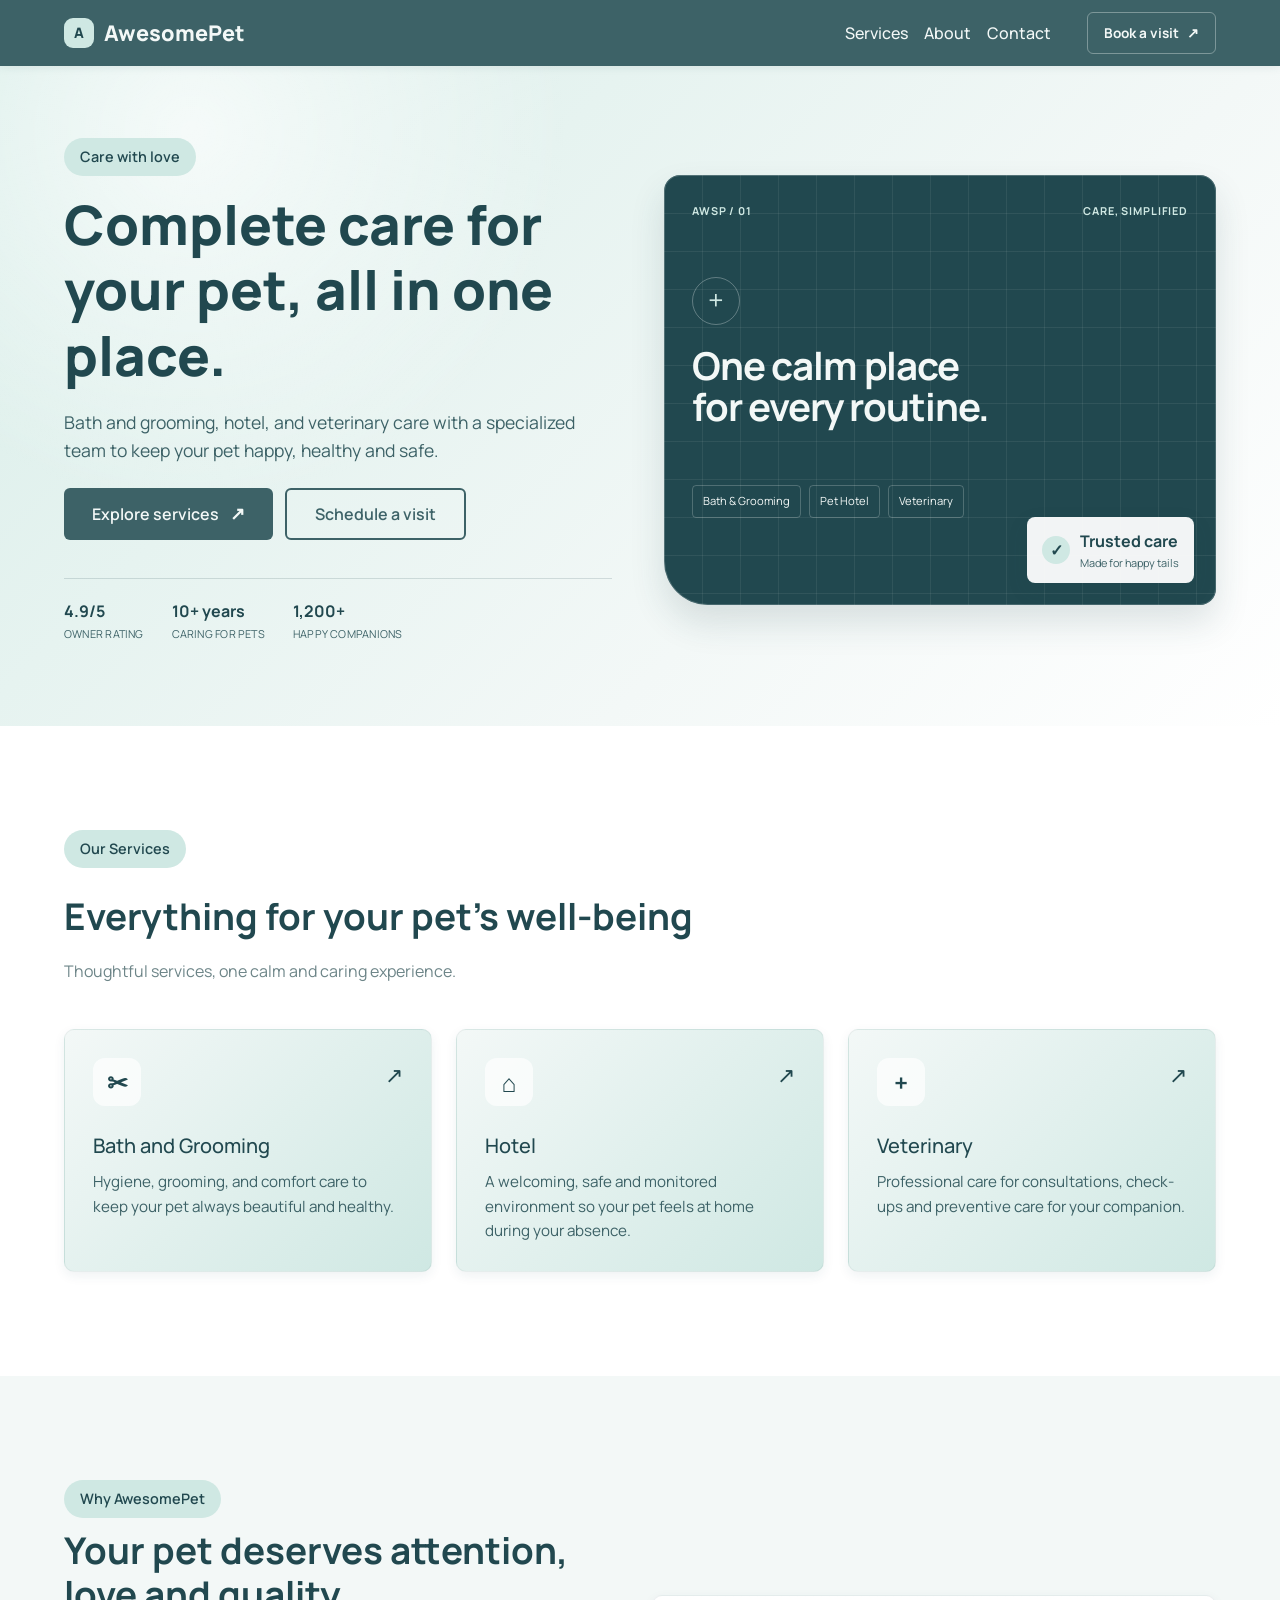
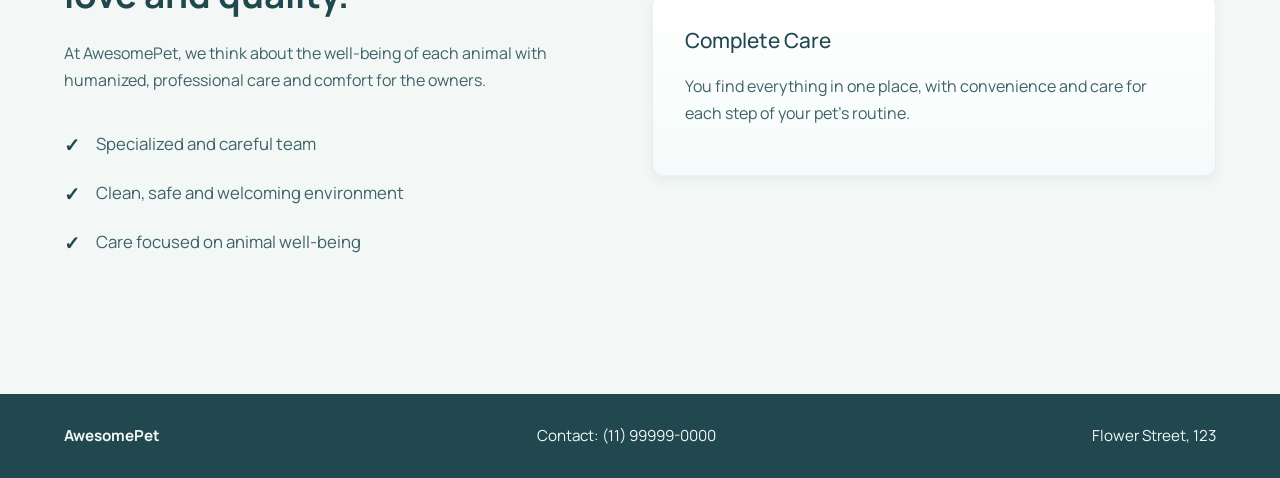
<file: index.html>
<!doctype html>
<html lang="en">
  <head>
    <meta charset="UTF-8" />
    <meta name="viewport" content="width=device-width, initial-scale=1.0" />
    <title>AwesomePet | Pet Services</title>
    <link
      href="https://cdn.jsdelivr.net/npm/bootstrap@5.3.3/dist/css/bootstrap.min.css"
      rel="stylesheet"
      crossorigin="anonymous"
    />
    <link rel="stylesheet" href="css/styles.css" />
  </head>
  <body>
    <nav class="navbar navbar-expand-lg">
      <div class="container">
        <a class="navbar-brand" href="index.html">
          <span class="brand-mark">A</span>
          <span>AwesomePet</span>
        </a>
        <button
          class="navbar-toggler"
          type="button"
          data-bs-toggle="collapse"
          data-bs-target="#menuNav"
          aria-controls="menuNav"
          aria-expanded="false"
          aria-label="Toggle navigation"
        >
          <span class="navbar-toggler-icon"></span>
        </button>
        <div class="collapse navbar-collapse" id="menuNav">
          <ul class="navbar-nav ms-auto">
            <li class="nav-item">
              <a class="nav-link" href="#servicos">Services</a>
            </li>
            <li class="nav-item">
              <a class="nav-link" href="#sobre">About</a>
            </li>
            <li class="nav-item">
              <a class="nav-link" href="#contato">Contact</a>
            </li>
          </ul>
          <a class="nav-action" href="#contato">Book a visit <span>↗</span></a>
        </div>
      </div>
    </nav>

    <header class="hero">
      <div class="container">
        <div class="row align-items-center gy-4">
          <div class="col-lg-6 hero-copy">
            <span class="eyebrow hero-eyebrow"
              ><span class="eyebrow-dot"></span>Care with love</span
            >
            <h1>Complete care for your pet, all in one place.</h1>
            <p>
              Bath and grooming, hotel, and veterinary care with a specialized
              team to keep your pet happy, healthy and safe.
            </p>
            <div class="hero-actions">
              <a class="btn btn-primary" href="#servicos"
                >Explore services <span>↗</span></a
              >
              <a class="btn btn-outline" href="#contato">Schedule a visit</a>
            </div>
            <div class="hero-proof">
              <div>
                <strong>4.9/5</strong>
                <span>owner rating</span>
              </div>
              <div>
                <strong>10+ years</strong>
                <span>caring for pets</span>
              </div>
              <div>
                <strong>1,200+</strong>
                <span>happy companions</span>
              </div>
            </div>
          </div>

          <div class="col-lg-6">
            <div class="hero-visual">
              <div class="visual-header">
                <span>AWSP / 01</span>
                <span>Care, simplified</span>
              </div>
              <div class="visual-center">
                <span class="visual-symbol">+</span>
                <strong>One calm place<br />for every routine.</strong>
              </div>
              <div class="visual-services">
                <span>Bath & Grooming</span>
                <span>Pet Hotel</span>
                <span>Veterinary</span>
              </div>
              <div class="visual-note">
                <span class="visual-note-icon">✓</span>
                <span
                  ><strong>Trusted care</strong
                  ><small>Made for happy tails</small></span
                >
              </div>
            </div>
          </div>
        </div>
      </div>
    </header>

    <main>
      <section id="servicos" class="services-section">
        <div class="container">
          <div class="section-title">
            <span class="eyebrow">Our Services</span>
            <h2>Everything for your pet's well-being</h2>
            <p>Thoughtful services, one calm and caring experience.</p>
          </div>

          <div class="row g-4">
            <div class="col-md-4">
              <a class="service-card-link" href="pages/banho-tosa.html">
                <div class="service-card">
                  <div class="service-card-top">
                    <div class="icon">✂</div>
                    <span class="card-arrow">↗</span>
                  </div>
                  <h3>Bath and Grooming</h3>
                  <p>
                    Hygiene, grooming, and comfort care to keep your pet always
                    beautiful and healthy.
                  </p>
                </div>
              </a>
            </div>

            <div class="col-md-4">
              <a class="service-card-link" href="pages/hotel.html">
                <div class="service-card">
                  <div class="service-card-top">
                    <div class="icon">⌂</div>
                    <span class="card-arrow">↗</span>
                  </div>
                  <h3>Hotel</h3>
                  <p>
                    A welcoming, safe and monitored environment so your pet
                    feels at home during your absence.
                  </p>
                </div>
              </a>
            </div>

            <div class="col-md-4">
              <a class="service-card-link" href="pages/veterinario.html">
                <div class="service-card">
                  <div class="service-card-top">
                    <div class="icon">+</div>
                    <span class="card-arrow">↗</span>
                  </div>
                  <h3>Veterinary</h3>
                  <p>
                    Professional care for consultations, check-ups and
                    preventive care for your companion.
                  </p>
                </div>
              </a>
            </div>
          </div>
        </div>
      </section>

      <section id="sobre" class="about-section">
        <div class="container">
          <div class="row align-items-center gy-4">
            <div class="col-lg-6">
              <span class="eyebrow">Why AwesomePet</span>
              <h2>Your pet deserves attention, love and quality.</h2>
              <p>
                At AwesomePet, we think about the well-being of each animal with
                humanized, professional care and comfort for the owners.
              </p>
              <ul class="feature-list">
                <li>Specialized and careful team</li>
                <li>Clean, safe and welcoming environment</li>
                <li>Care focused on animal well-being</li>
              </ul>
            </div>

            <div class="col-lg-6">
              <div class="info-box">
                <h3>Complete Care</h3>
                <p>
                  You find everything in one place, with convenience and care
                  for each step of your pet's routine.
                </p>
              </div>
            </div>
          </div>
        </div>
      </section>
    </main>

    <footer id="contato" class="footer">
      <div
        class="container d-flex justify-content-between flex-wrap gap-3 align-items-center"
      >
        <div>
          <strong>AwesomePet</strong>
        </div>
        <div>Contact: (11) 99999-0000</div>
        <div>Flower Street, 123</div>
      </div>
    </footer>

    <script
      src="https://cdn.jsdelivr.net/npm/bootstrap@5.3.3/dist/js/bootstrap.bundle.min.js"
      crossorigin="anonymous"
    ></script>
  </body>
</html>
</file>
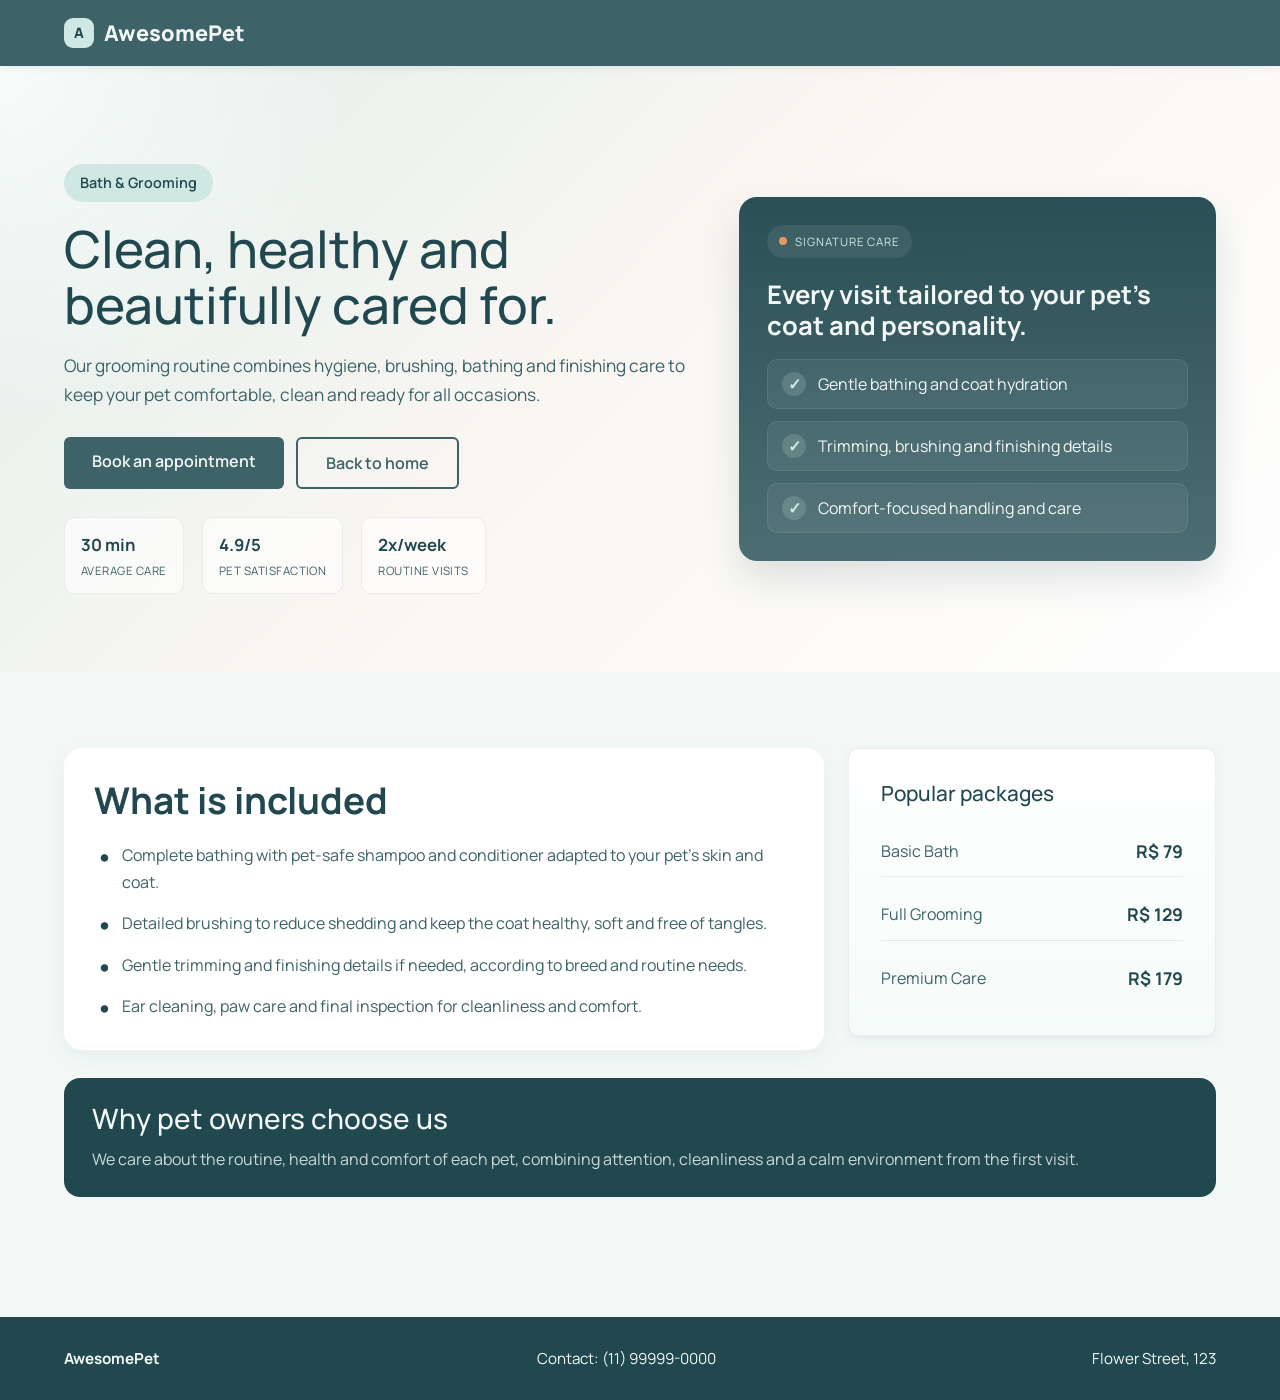
<file: pages/banho-tosa.html>
<!doctype html>
<html lang="en">
  <head>
    <meta charset="UTF-8" />
    <meta name="viewport" content="width=device-width, initial-scale=1.0" />
    <title>AwesomePet | Bath and Grooming</title>
    <link
      href="https://cdn.jsdelivr.net/npm/bootstrap@5.3.3/dist/css/bootstrap.min.css"
      rel="stylesheet"
      crossorigin="anonymous"
    />
    <link rel="stylesheet" href="../css/styles.css" />
  </head>
  <body class="service-page">
    <nav class="navbar navbar-expand-lg">
      <div class="container">
        <a class="navbar-brand" href="../index.html">
          <span class="brand-mark">A</span>
          <span>AwesomePet</span>
        </a>
      </div>
    </nav>

    <header class="service-hero">
      <div class="container">
        <div class="service-hero-copy">
          <span class="eyebrow">Bath & Grooming</span>
          <h1>Clean, healthy and beautifully cared for.</h1>
          <p>
            Our grooming routine combines hygiene, brushing, bathing and
            finishing care to keep your pet comfortable, clean and ready for all
            occasions.
          </p>

          <div class="hero-actions">
            <a class="btn btn-primary" href="../index.html#contato"
              >Book an appointment</a
            >
            <a class="btn btn-outline" href="../index.html">Back to home</a>
          </div>

          <ul class="mini-stats">
            <li>
              <strong>30 min</strong>
              <span>average care</span>
            </li>
            <li>
              <strong>4.9/5</strong>
              <span>pet satisfaction</span>
            </li>
            <li>
              <strong>2x/week</strong>
              <span>routine visits</span>
            </li>
          </ul>
        </div>

        <div class="service-visual">
          <div class="visual-badge">Signature care</div>
          <h2>Every visit tailored to your pet's coat and personality.</h2>
          <ul class="service-feature-list">
            <li>Gentle bathing and coat hydration</li>
            <li>Trimming, brushing and finishing details</li>
            <li>Comfort-focused handling and care</li>
          </ul>
        </div>
      </div>
    </header>

    <main class="service-main">
      <div class="container">
        <div class="row g-4 align-items-start">
          <div class="col-lg-8">
            <div class="content-panel">
              <h2>What is included</h2>
              <ul class="service-list">
                <li>
                  Complete bathing with pet-safe shampoo and conditioner adapted
                  to your pet's skin and coat.
                </li>
                <li>
                  Detailed brushing to reduce shedding and keep the coat
                  healthy, soft and free of tangles.
                </li>
                <li>
                  Gentle trimming and finishing details if needed, according to
                  breed and routine needs.
                </li>
                <li>
                  Ear cleaning, paw care and final inspection for cleanliness
                  and comfort.
                </li>
              </ul>
            </div>
          </div>

          <div class="col-lg-4">
            <aside class="info-box">
              <h3>Popular packages</h3>
              <div class="price-list">
                <div class="price-item">
                  <span>Basic Bath</span>
                  <strong>R$ 79</strong>
                </div>
                <div class="price-item">
                  <span>Full Grooming</span>
                  <strong>R$ 129</strong>
                </div>
                <div class="price-item">
                  <span>Premium Care</span>
                  <strong>R$ 179</strong>
                </div>
              </div>
            </aside>
          </div>
        </div>

        <div class="callout-box">
          <h3>Why pet owners choose us</h3>
          <p>
            We care about the routine, health and comfort of each pet, combining
            attention, cleanliness and a calm environment from the first visit.
          </p>
        </div>
      </div>
    </main>

    <footer class="footer">
      <div
        class="container d-flex justify-content-between flex-wrap gap-3 align-items-center"
      >
        <div><strong>AwesomePet</strong></div>
        <div>Contact: (11) 99999-0000</div>
        <div>Flower Street, 123</div>
      </div>
    </footer>
  </body>
</html>
</file>
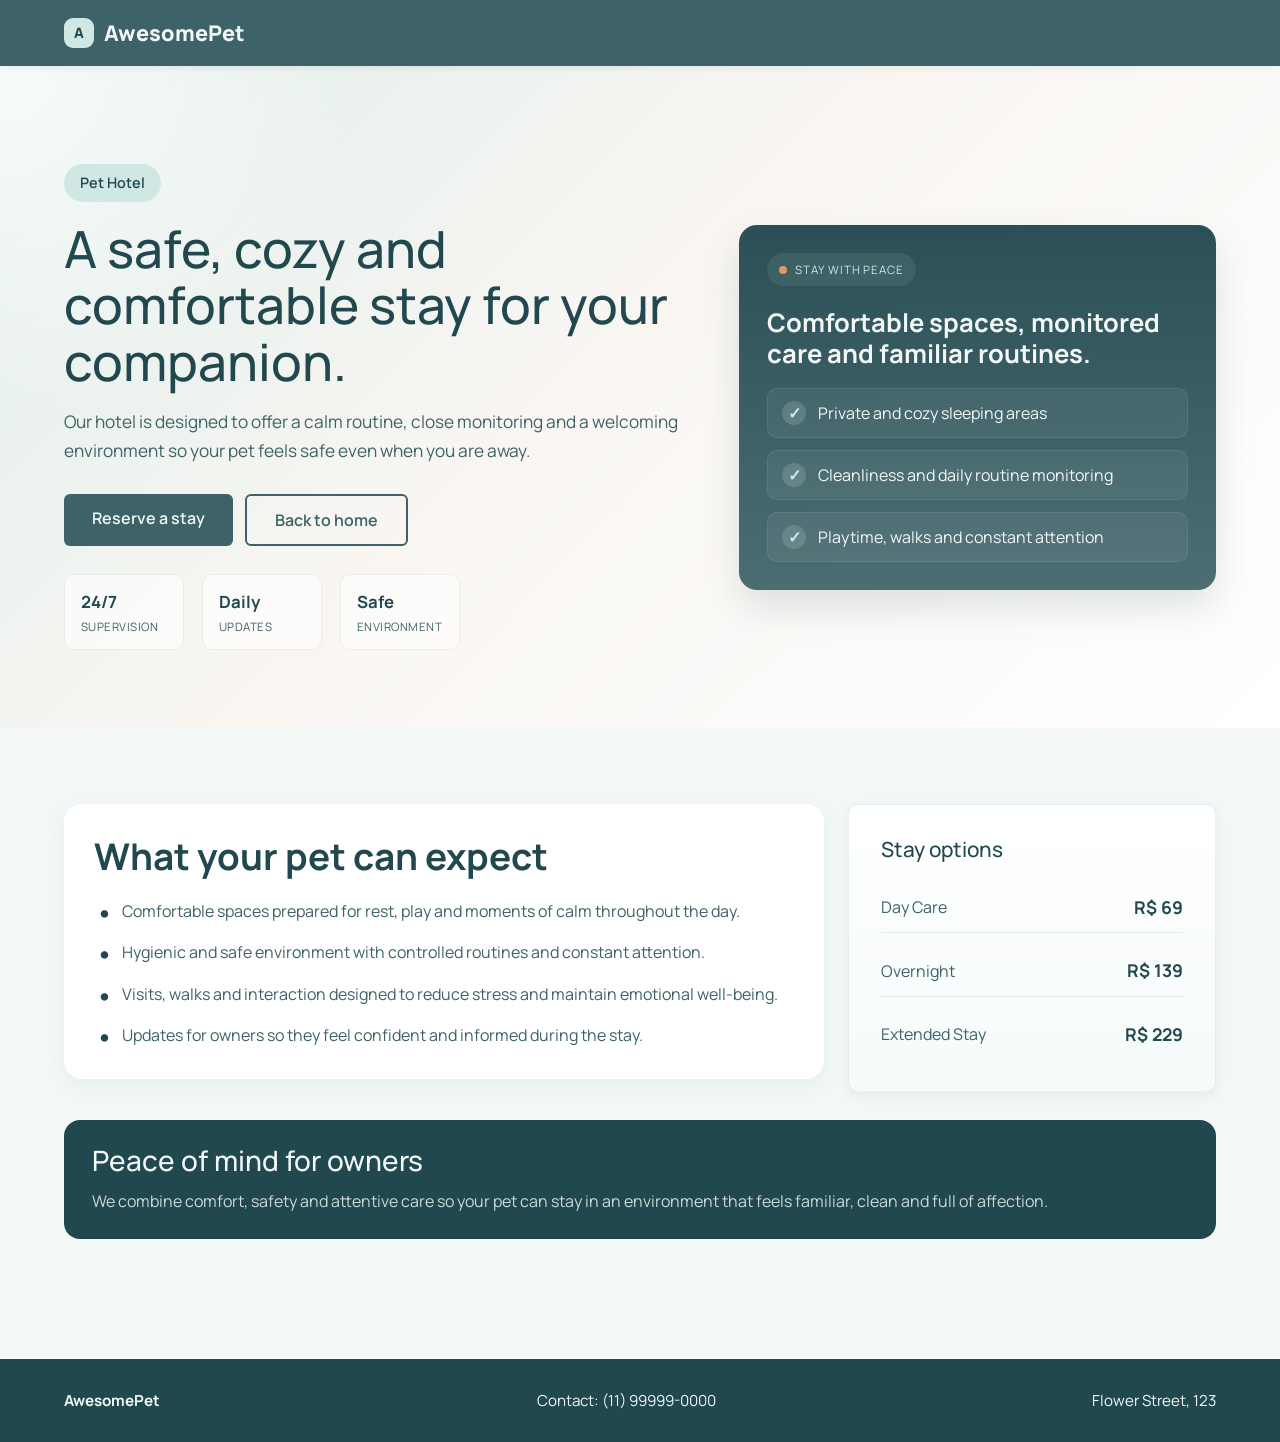
<file: pages/hotel.html>
<!doctype html>
<html lang="en">
  <head>
    <meta charset="UTF-8" />
    <meta name="viewport" content="width=device-width, initial-scale=1.0" />
    <title>AwesomePet | Pet Hotel</title>
    <link
      href="https://cdn.jsdelivr.net/npm/bootstrap@5.3.3/dist/css/bootstrap.min.css"
      rel="stylesheet"
      crossorigin="anonymous"
    />
    <link rel="stylesheet" href="../css/styles.css" />
  </head>
  <body class="service-page">
    <nav class="navbar navbar-expand-lg">
      <div class="container">
        <a class="navbar-brand" href="../index.html">
          <span class="brand-mark">A</span>
          <span>AwesomePet</span>
        </a>
      </div>
    </nav>

    <header class="service-hero">
      <div class="container">
        <div class="service-hero-copy">
          <span class="eyebrow">Pet Hotel</span>
          <h1>A safe, cozy and comfortable stay for your companion.</h1>
          <p>
            Our hotel is designed to offer a calm routine, close monitoring and
            a welcoming environment so your pet feels safe even when you are
            away.
          </p>

          <div class="hero-actions">
            <a class="btn btn-primary" href="../index.html#contato"
              >Reserve a stay</a
            >
            <a class="btn btn-outline" href="../index.html">Back to home</a>
          </div>

          <ul class="mini-stats">
            <li>
              <strong>24/7</strong>
              <span>supervision</span>
            </li>
            <li>
              <strong>Daily</strong>
              <span>updates</span>
            </li>
            <li>
              <strong>Safe</strong>
              <span>environment</span>
            </li>
          </ul>
        </div>

        <div class="service-visual">
          <div class="visual-badge">Stay with peace</div>
          <h2>Comfortable spaces, monitored care and familiar routines.</h2>
          <ul class="service-feature-list">
            <li>Private and cozy sleeping areas</li>
            <li>Cleanliness and daily routine monitoring</li>
            <li>Playtime, walks and constant attention</li>
          </ul>
        </div>
      </div>
    </header>

    <main class="service-main">
      <div class="container">
        <div class="row g-4 align-items-start">
          <div class="col-lg-8">
            <div class="content-panel">
              <h2>What your pet can expect</h2>
              <ul class="service-list">
                <li>
                  Comfortable spaces prepared for rest, play and moments of calm
                  throughout the day.
                </li>
                <li>
                  Hygienic and safe environment with controlled routines and
                  constant attention.
                </li>
                <li>
                  Visits, walks and interaction designed to reduce stress and
                  maintain emotional well-being.
                </li>
                <li>
                  Updates for owners so they feel confident and informed during
                  the stay.
                </li>
              </ul>
            </div>
          </div>

          <div class="col-lg-4">
            <aside class="info-box">
              <h3>Stay options</h3>
              <div class="price-list">
                <div class="price-item">
                  <span>Day Care</span>
                  <strong>R$ 69</strong>
                </div>
                <div class="price-item">
                  <span>Overnight</span>
                  <strong>R$ 139</strong>
                </div>
                <div class="price-item">
                  <span>Extended Stay</span>
                  <strong>R$ 229</strong>
                </div>
              </div>
            </aside>
          </div>
        </div>

        <div class="callout-box">
          <h3>Peace of mind for owners</h3>
          <p>
            We combine comfort, safety and attentive care so your pet can stay
            in an environment that feels familiar, clean and full of affection.
          </p>
        </div>
      </div>
    </main>

    <footer class="footer">
      <div
        class="container d-flex justify-content-between flex-wrap gap-3 align-items-center"
      >
        <div><strong>AwesomePet</strong></div>
        <div>Contact: (11) 99999-0000</div>
        <div>Flower Street, 123</div>
      </div>
    </footer>
  </body>
</html>
</file>
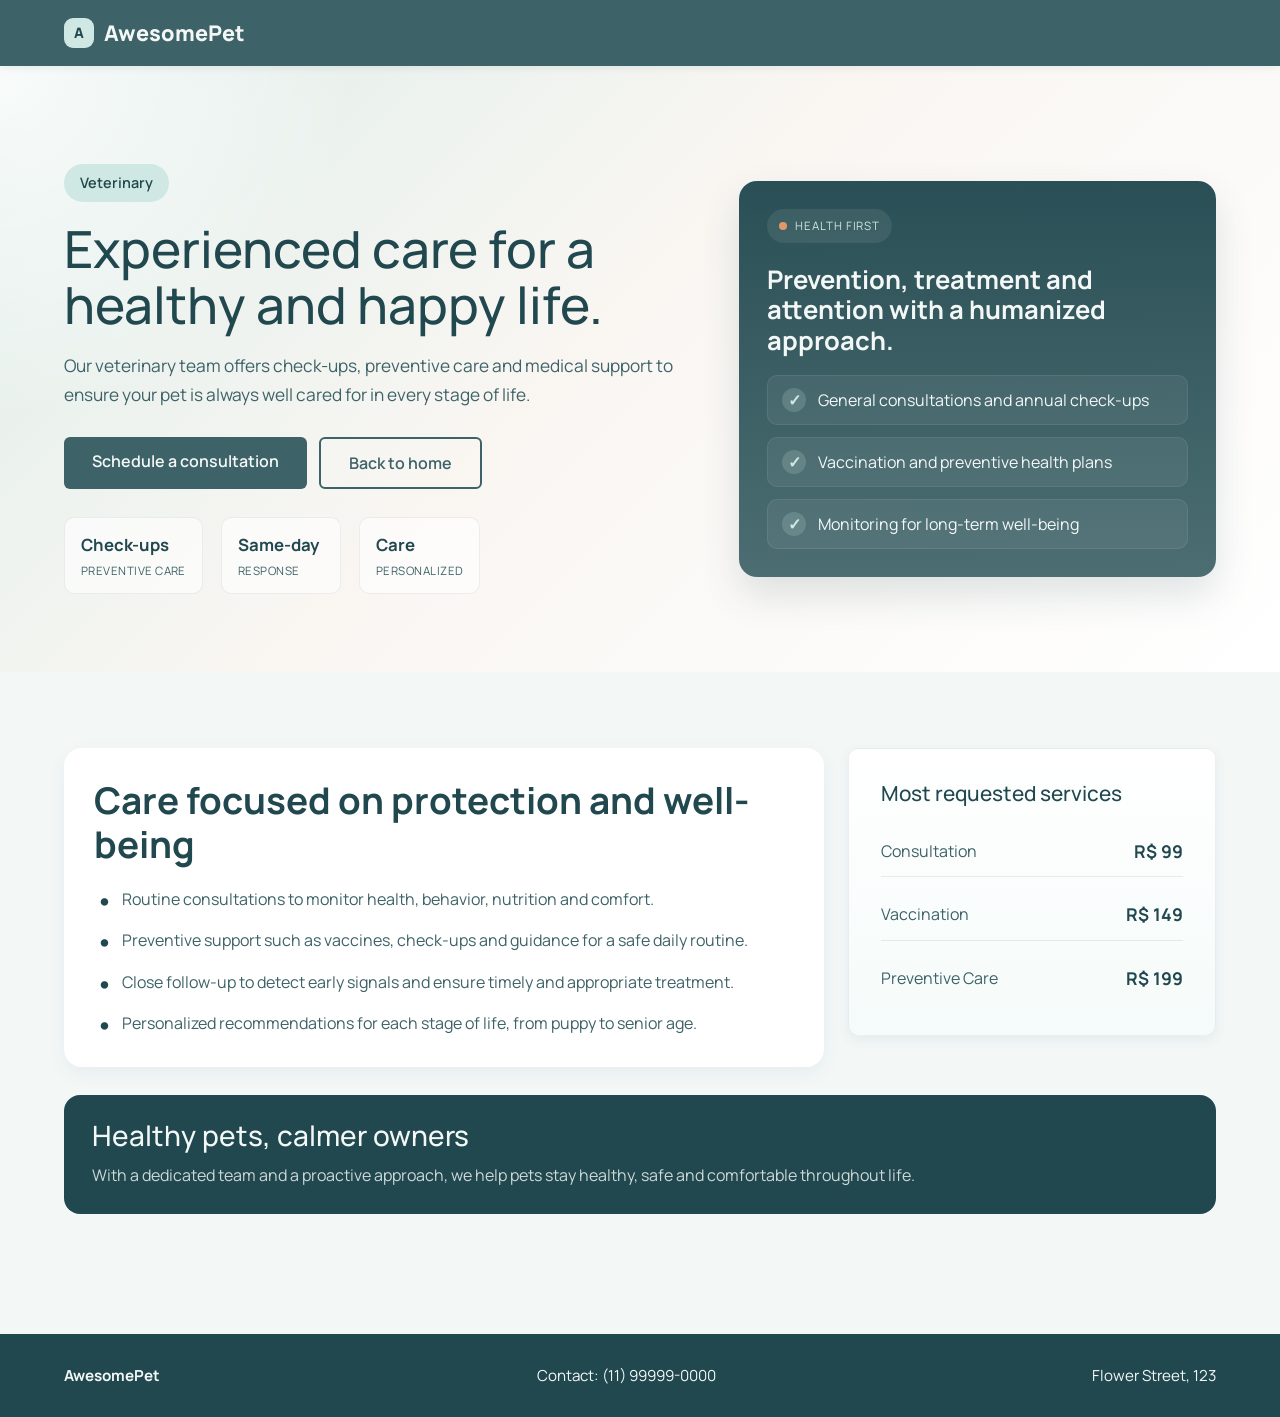
<file: pages/veterinario.html>
<!doctype html>
<html lang="en">
  <head>
    <meta charset="UTF-8" />
    <meta name="viewport" content="width=device-width, initial-scale=1.0" />
    <title>AwesomePet | Veterinary</title>
    <link
      href="https://cdn.jsdelivr.net/npm/bootstrap@5.3.3/dist/css/bootstrap.min.css"
      rel="stylesheet"
      crossorigin="anonymous"
    />
    <link rel="stylesheet" href="../css/styles.css" />
  </head>
  <body class="service-page">
    <nav class="navbar navbar-expand-lg">
      <div class="container">
        <a class="navbar-brand" href="../index.html">
          <span class="brand-mark">A</span>
          <span>AwesomePet</span>
        </a>
      </div>
    </nav>

    <header class="service-hero">
      <div class="container">
        <div class="service-hero-copy">
          <span class="eyebrow">Veterinary</span>
          <h1>Experienced care for a healthy and happy life.</h1>
          <p>
            Our veterinary team offers check-ups, preventive care and medical
            support to ensure your pet is always well cared for in every stage
            of life.
          </p>

          <div class="hero-actions">
            <a class="btn btn-primary" href="../index.html#contato"
              >Schedule a consultation</a
            >
            <a class="btn btn-outline" href="../index.html">Back to home</a>
          </div>

          <ul class="mini-stats">
            <li>
              <strong>Check-ups</strong>
              <span>preventive care</span>
            </li>
            <li>
              <strong>Same-day</strong>
              <span>response</span>
            </li>
            <li>
              <strong>Care</strong>
              <span>personalized</span>
            </li>
          </ul>
        </div>

        <div class="service-visual">
          <div class="visual-badge">Health first</div>
          <h2>
            Prevention, treatment and attention with a humanized approach.
          </h2>
          <ul class="service-feature-list">
            <li>General consultations and annual check-ups</li>
            <li>Vaccination and preventive health plans</li>
            <li>Monitoring for long-term well-being</li>
          </ul>
        </div>
      </div>
    </header>

    <main class="service-main">
      <div class="container">
        <div class="row g-4 align-items-start">
          <div class="col-lg-8">
            <div class="content-panel">
              <h2>Care focused on protection and well-being</h2>
              <ul class="service-list">
                <li>
                  Routine consultations to monitor health, behavior, nutrition
                  and comfort.
                </li>
                <li>
                  Preventive support such as vaccines, check-ups and guidance
                  for a safe daily routine.
                </li>
                <li>
                  Close follow-up to detect early signals and ensure timely and
                  appropriate treatment.
                </li>
                <li>
                  Personalized recommendations for each stage of life, from
                  puppy to senior age.
                </li>
              </ul>
            </div>
          </div>

          <div class="col-lg-4">
            <aside class="info-box">
              <h3>Most requested services</h3>
              <div class="price-list">
                <div class="price-item">
                  <span>Consultation</span>
                  <strong>R$ 99</strong>
                </div>
                <div class="price-item">
                  <span>Vaccination</span>
                  <strong>R$ 149</strong>
                </div>
                <div class="price-item">
                  <span>Preventive Care</span>
                  <strong>R$ 199</strong>
                </div>
              </div>
            </aside>
          </div>
        </div>

        <div class="callout-box">
          <h3>Healthy pets, calmer owners</h3>
          <p>
            With a dedicated team and a proactive approach, we help pets stay
            healthy, safe and comfortable throughout life.
          </p>
        </div>
      </div>
    </main>

    <footer class="footer">
      <div
        class="container d-flex justify-content-between flex-wrap gap-3 align-items-center"
      >
        <div><strong>AwesomePet</strong></div>
        <div>Contact: (11) 99999-0000</div>
        <div>Flower Street, 123</div>
      </div>
    </footer>
  </body>
</html>
</file>
<file: css/styles.css>
@import url('https://fonts.googleapis.com/css2?family=Manrope:wght@400;500;600;700;800&display=swap');

:root {
  --beige: #f3f8f7;
  --beige-strong: #cfe8e3;
  --brown: #3d6267;
  --brown-dark: #21484f;
}

* {
  box-sizing: border-box;
}

html, body {
  margin: 0;
  padding: 0;
  height: 100%;
}

body {
  background: var(--beige);
  color: var(--brown);
  font-family: 'Manrope', 'Segoe UI', sans-serif;
  display: flex;
  flex-direction: column;
}

/* ===== NAVBAR ===== */
.navbar {
  background-color: var(--brown);
  padding: 0.75rem 0;
  box-shadow: 0 2px 8px rgba(33, 72, 79, 0.08);
  position: sticky;
  top: 0;
  z-index: 100;
}

.navbar .container {
  padding: 0 24px;
}

.navbar-brand {
  display: inline-flex;
  align-items: center;
  gap: 10px;
  font-size: 1.35rem;
  font-weight: 800;
  color: var(--beige) !important;
}

.brand-mark {
  display: grid;
  width: 30px;
  height: 30px;
  place-items: center;
  border-radius: 9px;
  background: var(--beige-strong);
  color: var(--brown-dark);
  font-size: 0.9rem;
  font-weight: 800;
}

.navbar-brand:hover {
  color: var(--beige-strong) !important;
}

.nav-link {
  color: var(--beige) !important;
  font-weight: 500;
  transition: color 0.3s ease;
}

.nav-link:hover {
  color: var(--beige-strong) !important;
}

.nav-action {
  display: inline-flex;
  align-items: center;
  gap: 8px;
  margin-left: 28px;
  padding: 10px 16px;
  border: 1px solid rgba(243, 248, 247, 0.35);
  border-radius: 6px;
  color: var(--beige);
  font-size: 0.85rem;
  font-weight: 700;
  text-decoration: none;
  transition: background-color 0.2s ease, color 0.2s ease;
}

.nav-action:hover {
  background-color: var(--beige-strong);
  color: var(--brown-dark);
}

.navbar-toggler {
  border-color: var(--beige);
}

.navbar-toggler-icon {
  background-image: url("data:image/svg+xml,%3csvg xmlns='http://www.w3.org/2000/svg' viewBox='0 0 30 30'%3e%3cpath stroke='%23f3f8f7' stroke-linecap='round' stroke-miterlimit='10' stroke-width='2' d='M4 7h22M4 15h22M4 23h22'/%3e%3c/svg%3e");
}

/* ===== HERO SECTION ===== */
.hero {
  background:
    radial-gradient(circle at 15% 10%, rgba(255, 255, 255, 0.7), transparent 30%),
    linear-gradient(135deg, #d9eee9 0%, var(--beige) 65%, #ffffff 100%);
  padding: 30px 0 42px;
  flex-grow: 1;
  display: flex;
  align-items: center;
}

.hero .container {
  padding: 42px 24px;
}

.hero-copy {
  padding-right: 28px;
}

.hero-eyebrow {
  display: inline-flex;
  align-items: center;
  gap: 9px;
  margin-bottom: 18px;
  background: rgba(255, 255, 255, 0.62);
}

.eyebrow-dot {
  width: 7px;
  height: 7px;
  border-radius: 50%;
  background: #de7b58;
}

.hero .badge {
  display: inline-block;
  background-color: var(--brown-dark);
  color: var(--beige);
  padding: 8px 16px;
  border-radius: 20px;
  font-size: 0.85rem;
  font-weight: 600;
  margin-bottom: 16px;
}

.hero h1 {
  margin: 0 0 20px 0;
  font-size: clamp(2rem, 5vw, 3.4rem);
  letter-spacing: 0;
  color: var(--brown-dark);
  line-height: 1.2;
  font-weight: 800;
  max-width: 650px;
}

.hero p {
  margin: 0 0 24px 0;
  font-size: 1.1rem;
  color: var(--brown);
  line-height: 1.6;
}

.btn {
  display: inline-block;
  padding: 12px 28px;
  font-size: 1rem;
  font-weight: 600;
  border-radius: 6px;
  text-decoration: none;
  transition: all 0.3s ease;
  cursor: pointer;
  border: none;
}

.btn-primary {
  background-color: var(--brown);
  color: var(--beige);
}

.btn-primary:hover {
  background-color: var(--brown-dark);
  transform: translateY(-2px);
}

.btn-outline {
  background-color: transparent;
  color: var(--brown);
  border: 2px solid var(--brown);
}

.btn-outline:hover {
  background-color: var(--brown);
  color: var(--beige);
  transform: translateY(-2px);
}

.hero-actions {
  display: flex;
  flex-wrap: wrap;
  gap: 12px;
}

.btn span {
  margin-left: 8px;
  font-size: 1.1em;
}

.hero-proof {
  display: flex;
  gap: 28px;
  margin-top: 38px;
  padding-top: 20px;
  border-top: 1px solid rgba(33, 72, 79, 0.16);
}

.hero-proof div {
  display: flex;
  flex-direction: column;
  gap: 3px;
}

.hero-proof strong {
  color: var(--brown-dark);
  font-size: 1rem;
}

.hero-proof span {
  color: var(--brown);
  font-size: 0.68rem;
  letter-spacing: 0.02em;
  text-transform: uppercase;
}

/* ===== HERO CARD ===== */
.hero-card {
  display: flex;
  flex-direction: column;
  gap: 12px;
  padding: 28px;
  background: rgba(255, 255, 255, 0.8);
  border-radius: 10px;
  box-shadow: 0 6px 18px rgba(33, 72, 79, 0.08);
}

.hero-visual {
  position: relative;
  min-height: 430px;
  margin-left: 12px;
  overflow: hidden;
  border-radius: 16px 16px 16px 44px;
  padding: 28px;
  background:
    linear-gradient(rgba(243, 248, 247, 0.07) 1px, transparent 1px),
    linear-gradient(90deg, rgba(243, 248, 247, 0.07) 1px, transparent 1px),
    var(--brown-dark);
  background-size: 38px 38px;
  box-shadow: 0 18px 35px rgba(33, 72, 79, 0.14);
}

.hero-visual::after {
  position: absolute;
  inset: 0;
  border: 1px solid rgba(243, 248, 247, 0.18);
  border-radius: inherit;
  content: "";
  pointer-events: none;
}

.visual-header {
  position: relative;
  z-index: 1;
  display: flex;
  justify-content: space-between;
  color: var(--beige-strong);
  font-size: 0.68rem;
  font-weight: 700;
  letter-spacing: 0.08em;
  text-transform: uppercase;
}

.visual-center {
  position: relative;
  z-index: 1;
  display: flex;
  min-height: 265px;
  flex-direction: column;
  justify-content: center;
  color: var(--beige);
}

.visual-center strong {
  font-size: clamp(1.8rem, 3vw, 2.8rem);
  font-weight: 700;
  letter-spacing: -0.03em;
  line-height: 1.08;
}

.visual-symbol {
  display: grid;
  width: 48px;
  height: 48px;
  margin-bottom: 20px;
  place-items: center;
  border: 1px solid rgba(243, 248, 247, 0.3);
  border-radius: 50%;
  color: var(--beige-strong);
  font-size: 1.7rem;
}

.visual-services {
  position: relative;
  z-index: 1;
  display: flex;
  flex-wrap: wrap;
  gap: 8px;
  max-width: 330px;
}

.visual-services span {
  padding: 7px 10px;
  border: 1px solid rgba(243, 248, 247, 0.22);
  border-radius: 4px;
  color: var(--beige);
  font-size: 0.7rem;
}

.visual-note {
  position: absolute;
  right: 22px;
  bottom: 22px;
  z-index: 1;
  display: flex;
  align-items: center;
  gap: 10px;
  padding: 12px 15px;
  border-radius: 8px;
  background: rgba(255, 255, 255, 0.94);
  color: var(--brown-dark);
  box-shadow: 0 8px 20px rgba(33, 72, 79, 0.13);
}

.visual-note-icon {
  display: grid;
  width: 28px;
  height: 28px;
  place-items: center;
  border-radius: 50%;
  background: var(--beige-strong);
  font-weight: 800;
}

.visual-note span:last-child {
  display: flex;
  flex-direction: column;
  gap: 2px;
}

.visual-note small {
  color: var(--brown);
  font-size: 0.68rem;
}

.pet-pill {
  background-color: var(--brown-dark);
  color: var(--beige);
  padding: 14px 20px;
  border-radius: 8px;
  font-weight: 600;
  text-align: center;
  font-size: 1rem;
}

/* ===== MAIN CONTENT ===== */
main {
  flex-grow: 1;
}

.container {
  max-width: 1200px;
  margin: 0 auto;
  padding: 40px 24px;
}

h1, h2, h3 {
  color: var(--brown-dark);
}

h2 {
  font-size: clamp(1.7rem, 3.5vw, 2.3rem);
  margin: 0 0 20px 0;
  letter-spacing: 0;
  font-weight: 700;
}

p {
  margin: 16px 0;
  font-size: 1rem;
  line-height: 1.7;
  color: var(--brown);
}

/* ===== SERVICES SECTION ===== */
.services-section {
  background-color: #fff;
  padding: 64px 0;
}

.section-title {
  margin-bottom: 44px;
  max-width: 650px;
}

.section-title h2 {
  margin-top: 10px;
}

.section-title p {
  margin: 0;
  color: #6d8588;
}

.eyebrow {
  display: inline-block;
  background-color: var(--beige-strong);
  color: var(--brown-dark);
  padding: 8px 16px;
  border-radius: 20px;
  font-size: 0.9rem;
  font-weight: 600;
  margin-bottom: 16px;
}

.service-card-link {
  text-decoration: none;
  display: block;
  height: 100%;
}

.service-card {
  background: linear-gradient(135deg, var(--beige) 0%, var(--beige-strong) 100%);
  padding: 28px;
  border-radius: 10px;
  text-align: center;
  transition: all 0.3s ease;
  height: 100%;
  box-shadow: 0 4px 12px rgba(33, 72, 79, 0.07);
  border: 1px solid rgba(33, 72, 79, 0.06);
  text-align: left;
}

.service-card:hover {
  transform: translateY(-4px);
  box-shadow: 0 8px 18px rgba(33, 72, 79, 0.12);
}

.service-card .icon {
  display: grid;
  width: 48px;
  height: 48px;
  place-items: center;
  border-radius: 12px;
  background: rgba(255, 255, 255, 0.7);
  color: var(--brown-dark);
  font-size: 1.55rem;
  font-weight: 700;
}

.service-card-top {
  display: flex;
  align-items: flex-start;
  justify-content: space-between;
}

.card-arrow {
  color: var(--brown-dark);
  font-size: 1.4rem;
  transition: transform 0.2s ease;
}

.service-card:hover .card-arrow {
  transform: translate(3px, -3px);
}

.service-card h3 {
  font-size: 1.25rem;
  margin: 28px 0 12px;
  color: var(--brown-dark);
}

.service-card p {
  color: var(--brown);
  font-size: 0.95rem;
  line-height: 1.6;
  margin: 0;
}

/* ===== ABOUT SECTION ===== */
.about-section {
  background-color: var(--beige);
  padding: 64px 0;
}

.about-section .eyebrow {
  margin-bottom: 10px;
}

.about-section h2 {
  color: var(--brown-dark);
  margin-bottom: 24px;
}

.feature-list {
  list-style: none;
  padding: 0;
  margin: 24px 0;
}

.feature-list li {
  padding: 12px 0;
  padding-left: 32px;
  position: relative;
  font-size: 1.05rem;
  color: var(--brown);
}

.feature-list li:before {
  content: "✓";
  position: absolute;
  left: 0;
  font-weight: bold;
  color: var(--brown-dark);
  font-size: 1.2rem;
}

.info-box {
  background-color: #fff;
  padding: 32px;
  border-radius: 10px;
  box-shadow: 0 4px 12px rgba(33, 72, 79, 0.07);
}

.info-box h3 {
  margin-top: 0;
  color: var(--brown-dark);
  font-size: 1.3rem;
}

.info-box p {
  color: var(--brown);
  line-height: 1.7;
}

/* ===== FOOTER ===== */
.footer {
  background-color: var(--brown-dark);
  color: var(--beige);
  padding: 28px 0;
  text-align: center;
  margin-top: auto;
}

.footer .container {
  padding: 0 24px;
}

.footer div {
  font-size: 0.95rem;
  line-height: 1.8;
}

/* ===== PAGE SHELL (inner pages) ===== */
.page-shell {
  background-color: var(--beige);
}

.page-header {
  min-height: calc(100vh - 60px);
  display: flex;
  align-items: center;
  padding: 60px 0;
}

.placeholder-card {
  background-color: #fff;
  padding: 48px 36px;
  border-radius: 10px;
  text-align: center;
  box-shadow: 0 6px 18px rgba(33, 72, 79, 0.08);
  max-width: 600px;
  margin: 0 auto;
}

.placeholder-card .badge {
  display: inline-block;
  background-color: var(--brown-dark);
  color: var(--beige);
  padding: 8px 16px;
  border-radius: 20px;
  font-size: 0.85rem;
  font-weight: 600;
  margin-bottom: 24px;
}

.placeholder-card h1 {
  font-size: 2.5rem;
  margin: 24px 0;
  color: var(--brown-dark);
}

.placeholder-card p {
  color: var(--brown);
  font-size: 1.05rem;
  line-height: 1.7;
  margin: 16px 0;
}

.back-link {
  display: inline-block;
  margin-top: 24px;
  padding: 12px 24px;
  background-color: var(--brown);
  color: var(--beige);
  text-decoration: none;
  border-radius: 6px;
  font-weight: 600;
  transition: all 0.3s ease;
}

.back-link:hover {
  background-color: var(--brown-dark);
  transform: translateY(-2px);
}

/* ===== SERVICE PAGES ===== */
.service-page {
  background: var(--beige);
}

.service-hero {
  background:
    radial-gradient(circle at top left, rgba(255,255,255,0.8), transparent 25%),
    linear-gradient(135deg, #dfeeea 0%, #f9f6f2 45%, #ffffff 100%);
  padding: 58px 0 38px;
}

.service-hero .container {
  display: grid;
  grid-template-columns: 1.15fr 0.85fr;
  align-items: center;
  gap: 30px;
}

.service-hero-copy .eyebrow {
  margin-bottom: 18px;
}

.service-hero-copy h1 {
  font-size: clamp(2.2rem, 4vw, 3.5rem);
  line-height: 1.1;
  margin: 0 0 18px;
  color: var(--brown-dark);
}

.service-hero-copy p {
  font-size: 1.08rem;
  line-height: 1.7;
  margin: 0;
  color: var(--brown);
}

.service-hero .hero-actions {
  margin-top: 28px;
}

.mini-stats {
  list-style: none;
  padding: 0;
  margin: 28px 0 0;
  display: flex;
  flex-wrap: wrap;
  gap: 18px;
}

.mini-stats li {
  min-width: 120px;
  background: rgba(255,255,255,0.6);
  border: 1px solid rgba(33,72,79,0.08);
  border-radius: 10px;
  padding: 14px 16px;
}

.mini-stats strong,
.mini-stats span {
  display: block;
}

.mini-stats strong {
  color: var(--brown-dark);
  font-size: 1.05rem;
  margin-bottom: 4px;
}

.mini-stats span {
  color: var(--brown);
  font-size: 0.72rem;
  letter-spacing: 0.04em;
  text-transform: uppercase;
}

.service-visual {
  background: linear-gradient(180deg, rgba(33,72,79,0.96), rgba(61,98,103,0.92));
  color: var(--beige);
  border-radius: 18px;
  padding: 28px;
  box-shadow: 0 18px 38px rgba(33,72,79,0.14);
}

.service-visual .visual-badge {
  display: inline-flex;
  align-items: center;
  gap: 8px;
  margin-bottom: 22px;
  padding: 8px 12px;
  border-radius: 999px;
  background: rgba(255,255,255,0.08);
  color: var(--beige-strong);
  font-size: 0.72rem;
  letter-spacing: 0.08em;
  text-transform: uppercase;
}

.service-visual .visual-badge::before {
  content: "";
  width: 8px;
  height: 8px;
  border-radius: 50%;
  background: #e29768;
}

.service-visual h2 {
  color: var(--beige);
  margin: 0 0 18px;
  font-size: clamp(1.5rem, 2vw, 2.1rem);
}

.service-feature-list {
  list-style: none;
  padding: 0;
  margin: 0;
  display: grid;
  gap: 12px;
}

.service-feature-list li {
  display: flex;
  align-items: center;
  gap: 12px;
  padding: 12px 14px;
  border-radius: 10px;
  background: rgba(255,255,255,0.06);
  border: 1px solid rgba(255,255,255,0.08);
  color: var(--beige);
}

.service-feature-list li::before {
  content: "✓";
  display: inline-grid;
  place-items: center;
  width: 24px;
  height: 24px;
  border-radius: 50%;
  background: rgba(207,232,227,0.18);
  color: var(--beige-strong);
  font-weight: 700;
}

.service-main {
  padding: 36px 0 80px;
}

.content-panel {
  background: #fff;
  border-radius: 18px;
  box-shadow: 0 6px 20px rgba(33,72,79,0.06);
  padding: 30px;
}

.content-panel h2,
.info-box h3 {
  margin-top: 0;
  margin-bottom: 20px;
  color: var(--brown-dark);
}

.service-list {
  list-style: none;
  padding: 0;
  margin: 0;
  display: grid;
  gap: 14px;
}

.service-list li {
  position: relative;
  padding-left: 28px;
  color: var(--brown);
  line-height: 1.7;
}

.service-list li::before {
  content: "•";
  position: absolute;
  left: 0;
  top: -2px;
  color: var(--brown-dark);
  font-size: 2rem;
  line-height: 1;
}

.info-box {
  background: linear-gradient(180deg, #ffffff, #f5fbfa);
  border: 1px solid rgba(33,72,79,0.08);
}

.price-list {
  display: grid;
  gap: 12px;
  margin-top: 18px;
}

.price-item {
  display: flex;
  justify-content: space-between;
  align-items: center;
  gap: 12px;
  padding: 12px 0;
  border-bottom: 1px solid rgba(33,72,79,0.1);
  color: var(--brown);
}

.price-item:last-child {
  border-bottom: 0;
}

.price-item strong {
  color: var(--brown-dark);
  font-size: 1.1rem;
}

.callout-box {
  margin-top: 28px;
  background: var(--brown-dark);
  color: var(--beige);
  border-radius: 16px;
  padding: 24px 28px;
}

.callout-box h3 {
  color: var(--beige);
  margin: 0 0 10px;
}

.callout-box p {
  margin: 0;
  color: rgba(243,248,247,0.82);
  line-height: 1.7;
}

.service-page .footer {
  margin-top: 0;
}

/* ===== RESPONSIVE ===== */
@media (max-width: 768px) {
  .hero {
    padding: 40px 0;
  }

  .hero .container {
    padding: 32px 16px;
  }

  .hero-copy {
    padding-right: 0;
  }

  .hero h1 {
    font-size: 2rem;
    margin-bottom: 16px;
  }

  .hero p {
    font-size: 1rem;
  }

  .hero-card {
    padding: 30px 20px;
  }

  .hero-visual {
    min-height: 320px;
    margin: 8px 0 0;
    border-radius: 12px 12px 12px 30px;
    padding: 22px;
  }

  .visual-center {
    min-height: 190px;
  }

  .hero-proof {
    gap: 14px;
    justify-content: space-between;
  }

  .hero-proof span {
    font-size: 0.58rem;
  }

  .nav-action {
    width: fit-content;
    margin: 14px 0 4px;
  }

  .services-section,
  .about-section {
    padding: 60px 0;
  }

  .section-title {
    margin-bottom: 40px;
  }

  .service-card {
    padding: 30px 20px;
  }

  .info-box {
    padding: 30px 20px;
  }

  .placeholder-card {
    padding: 40px 24px;
    margin: 20px;
  }

  .placeholder-card h1 {
    font-size: 1.8rem;
  }
}
</file>
